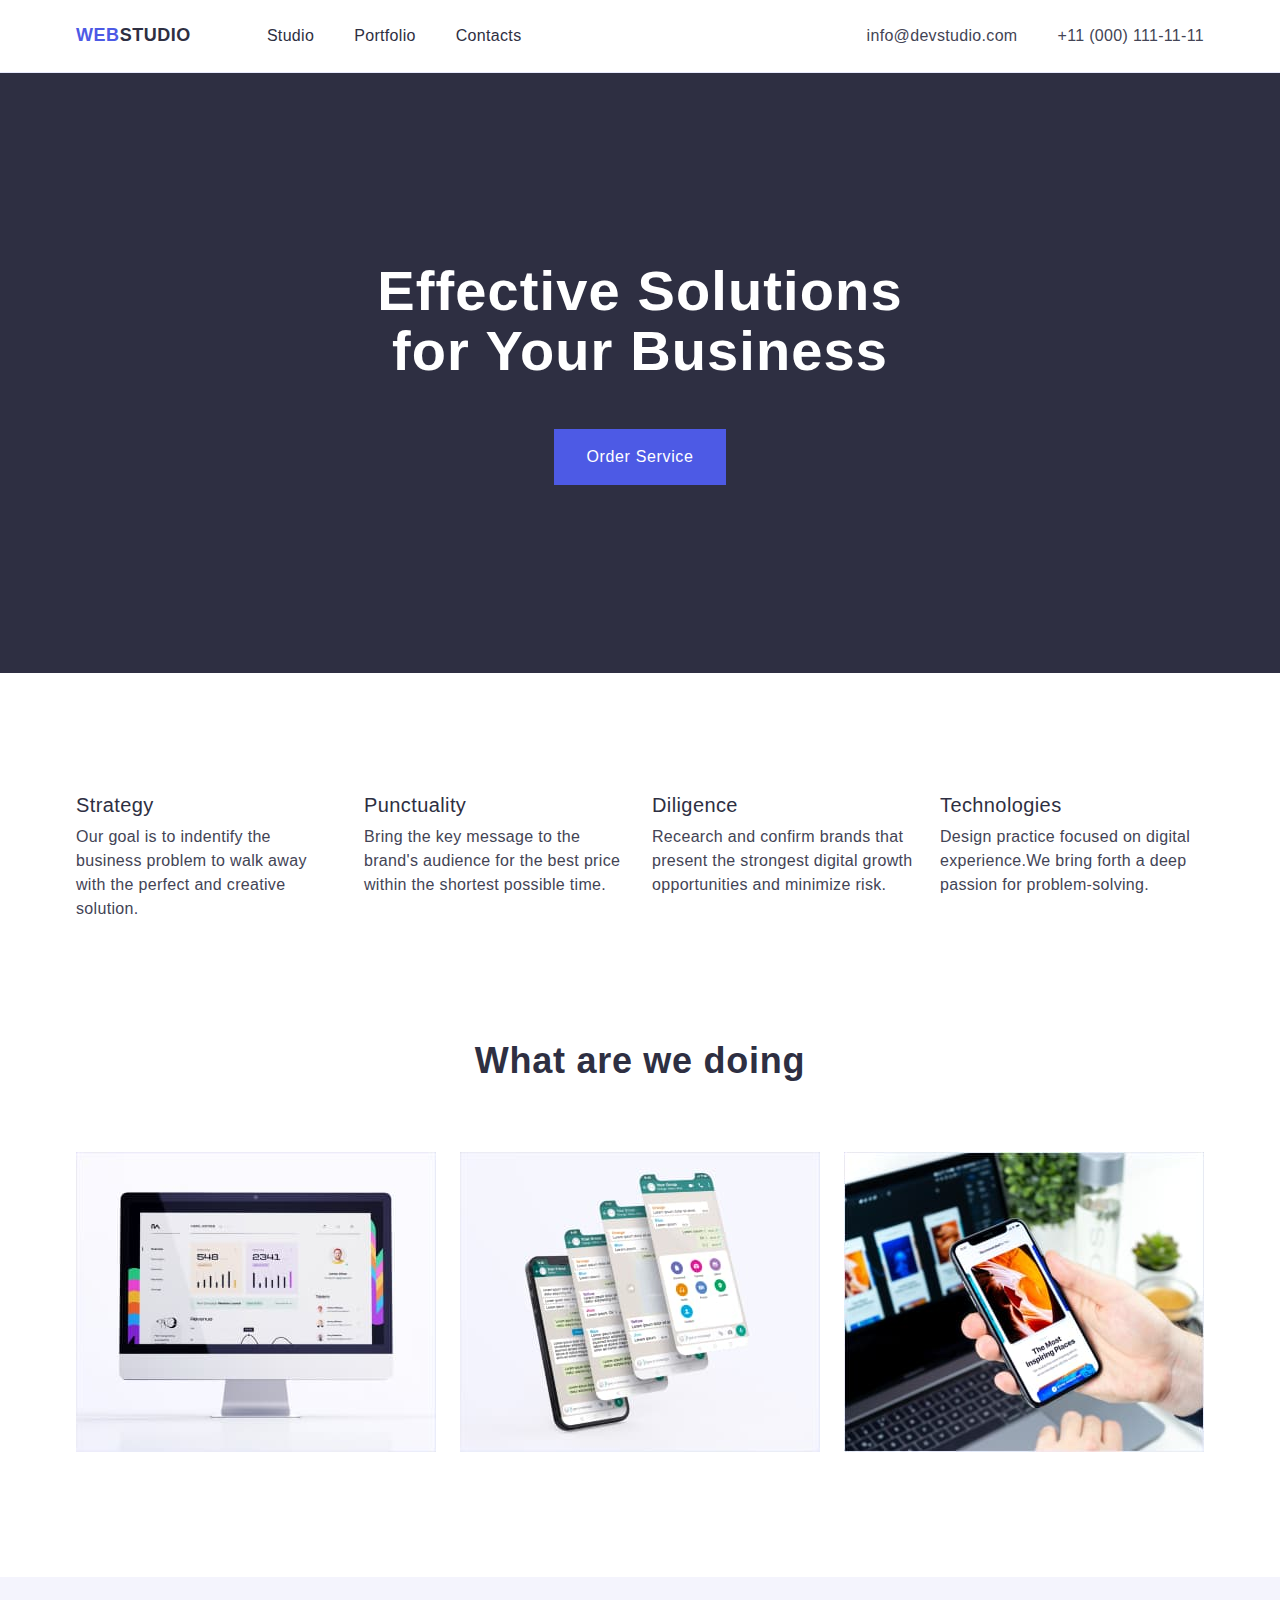
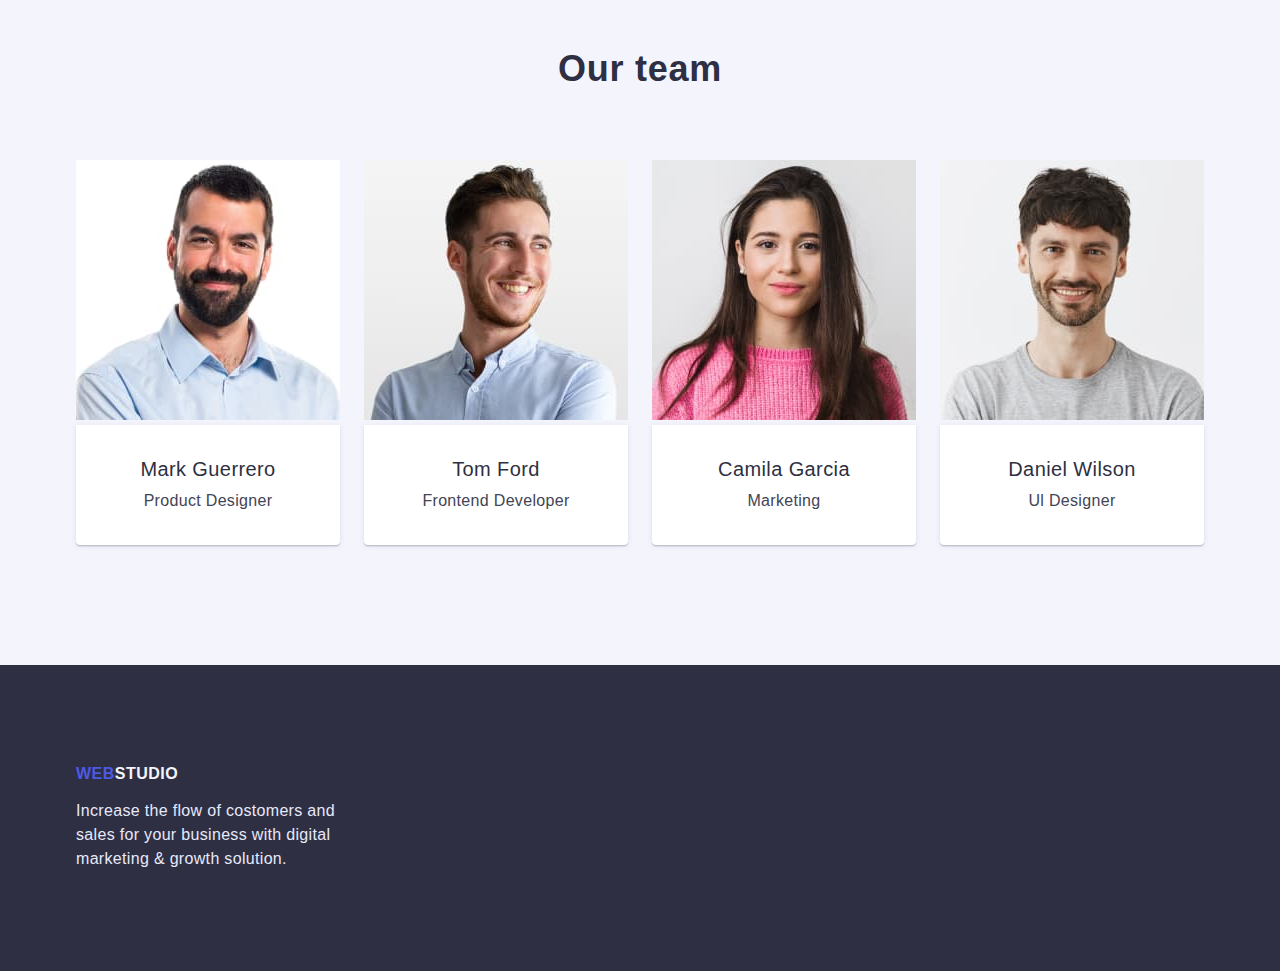
<file: index.html>
<!DOCTYPE html>
<html lang="en">
  <head>
    <meta charset="UTF-8" />
    <meta http-equiv="X-UA-Compatible" content="IE=edge" />
    <meta name="viewport" content="width=device-width, initial-scale=1.0" />
    <link
      rel="stylesheet"
      href="https://cdn.jsdelivr.net/npm/modern-normalize@1.1.0/modern-normalize.min.css"
    />
    <link rel="stylesheet" href="css/styles.css" />
    <title>WebStudio</title>
  </head>
  <body>
    <header class="header">
      <div class="header-container container">
        <a class="logotip" href=""
          ><span class="web">Web</span><span class="studiolog">Studio</span></a
        >
        <nav class="header-nav">
          <ul class="header-list list">
            <li>
              <a class="navigation-header main" href="">Studio</a>
            </li>
            <li>
              <a class="navigation-header main" href="portfolio.html"
                >Portfolio</a
              >
            </li>
            <li>
              <a class="navigation-header main" href="">Contacts</a>
            </li>
          </ul>
        </nav>
        <address>
          <ul class="header-list list">
            <li>
              <a class="contact" href="mailto:info@devstudio.com"
                >info@devstudio.com</a
              >
            </li>
            <li>
              <a class="contact" href="tel:+11(000)111-11-11"
                >+11 (000) 111-11-11</a
              >
            </li>
          </ul>
        </address>
      </div>
    </header>
    <main>
      <section class="section-hero hero">
        <div class="container">
          <h1 class="title">
            Effective Solutions<br />
            for Your Business
          </h1>
          <button class="button" type="button">Order Service</button>
        </div>
      </section>
      <section class="section-text">
        <div class="container">
          <h2 hidden>features</h2>
          <ul class="advantages list">
            <li class="iteam">
              <h3 class="minor">Strategy</h3>
              <p class="indent">
                Our goal is to indentify the business problem to walk away with
                the perfect and creative solution.
              </p>
            </li>
            <li class="iteam">
              <h3 class="minor">Punctuality</h3>
              <p class="indent">
                Bring the key message to the brand's audience for the best price
                within the shortest possible time.
              </p>
            </li>
            <li class="iteam">
              <h3 class="minor">Diligence</h3>
              <p class="indent">
                Recearch and confirm brands that present the strongest digital
                growth opportunities and minimize risk.
              </p>
            </li>
            <li class="iteam">
              <h3 class="minor">Technologies</h3>
              <p class="indent">
                Design practice focused on digital experience.We bring forth a
                deep passion for problem-solving.
              </p>
            </li>
          </ul>
        </div>
      </section>
      <section class="our-action">
        <div class="container">
          <h2 class="title-action subtitle">What are we doing</h2>
          <ul class="picture list">
            <li>
              <img src="./img/statistics.jpg" alt="mains creen" width="360" />
            </li>
            <li>
              <img src="./img/phones.jpg" alt="messages" width="360" />
            </li>
            <li>
              <img src="./img/phone.jpg" alt="phone" width="360" />
            </li>
          </ul>
        </div>
      </section>
      <section class="our-team">
        <div class="container">
          <h2 class="subtitle">Our team</h2>
          <ul class="second-picture list">
            <li>
              <img src="./img/mark.jpg" alt="product designer" width="264" />
              <div class="card-content">
                <h3 class="teams minor">Mark Guerrero</h3>
                <p class="teams-indent indent">Product Designer</p>
              </div>
            </li>
            <li>
              <img src="./img/tom.jpg" alt="frontend developer" width="264" />
              <div class="card-content">
                <h3 class="teams minor">Tom Ford</h3>
                <p class="teams-indent indent">Frontend Developer</p>
              </div>
            </li>
            <li>
              <img src="./img/woman.jpg" alt="Marketing" width="264" />
              <div class="card-content">
                <h3 class="teams minor">Camila Garcia</h3>
                <p class="teams-indent indent">Marketing</p>
              </div>
            </li>
            <li>
              <img src="./img/dani.jpg" alt="Designer" width="264" />
              <div class="card-content">
                <h3 class="teams minor">Daniel Wilson</h3>
                <p class="teams-indent indent">Ul Designer</p>
              </div>
            </li>
          </ul>
        </div>
      </section>
    </main>
    <footer class="herofooter">
      <div class="container">
        <a class="footerlogo" href=""
          ><span class="logo">Web</span><span class="type">Studio</span></a
        >
        <p class="subfooter">
          Increase the flow of costomers and<br />
          sales for your business with digital<br />
          marketing & growth solution.
        </p>
      </div>
    </footer>
  </body>
</html>
</file>
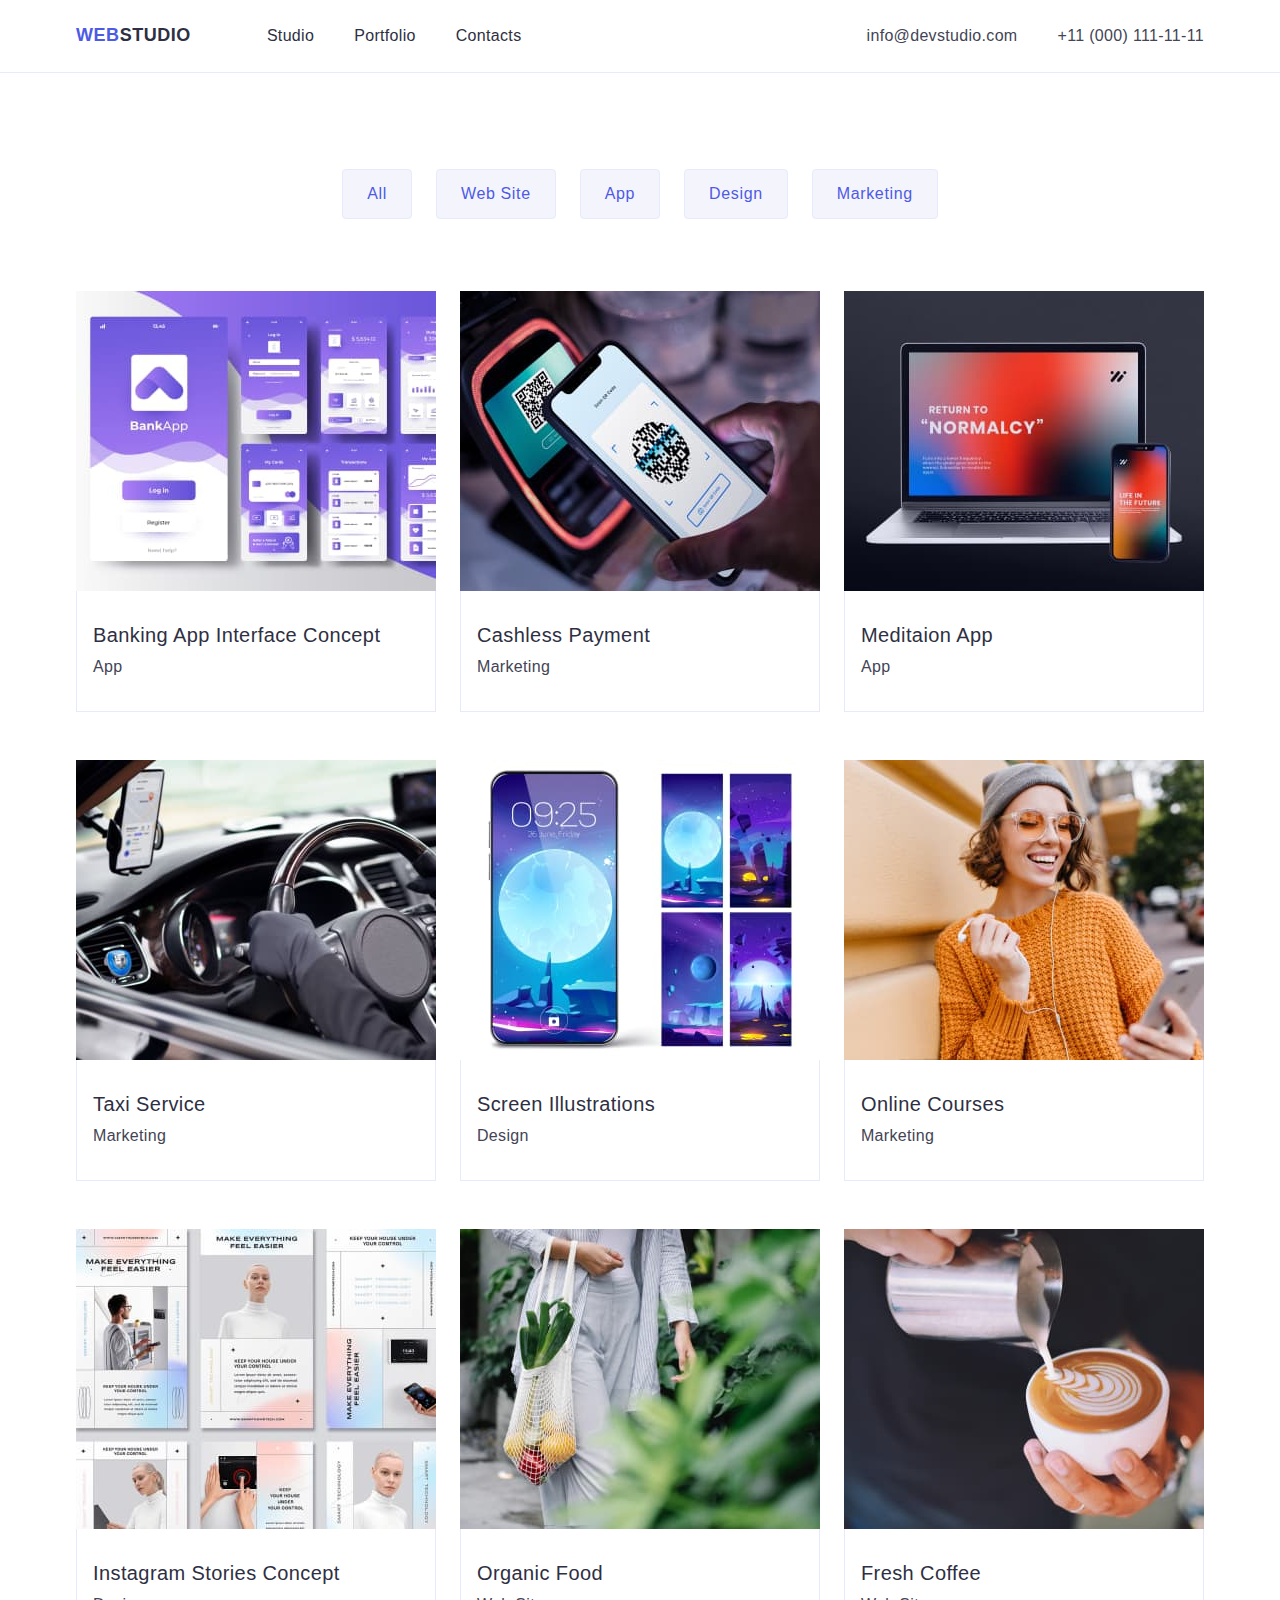
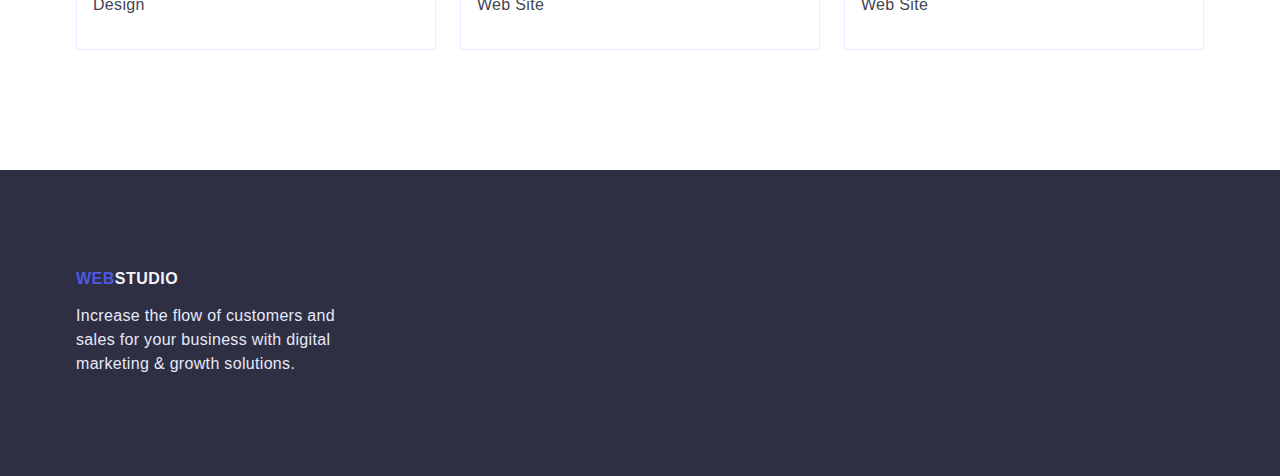
<file: portfolio.html>
<!DOCTYPE html>
<html lang="en">
  <head>
    <meta charset="UTF-8" />
    <meta http-equiv="X-UA-Compatible" content="IE=edge" />
    <meta name="viewport" content="width=device-width, initial-scale=1.0" />
    <link
      rel="stylesheet"
      href="https://cdn.jsdelivr.net/npm/modern-normalize@1.1.0/modern-normalize.min.css"
    />
    <link rel="stylesheet" href="css/styles.css" />
    <title>Portfolio</title>
  </head>
  <body>
    <header class="header">
      <div class="header-container container">
        <a class="logotip" href=""
          ><span class="web">Web</span><span class="studiolog">Studio</span></a
        >
        <nav class="header-nav">
          <ul class="header-list list">
            <li>
              <a class="navigation-header main" href="index.html">Studio</a>
            </li>
            <li>
              <a class="navigation-header main" href="">Portfolio</a>
            </li>
            <li>
              <a class="navigation-header main" href="">Contacts</a>
            </li>
          </ul>
        </nav>
        <address>
          <ul class="header-list list">
            <li>
              <a class="contact" href="mailto:info@devstudio.com"
                >info@devstudio.com</a
              >
            </li>
            <li>
              <a class="contact" href="tel:+11(000)111-11-11"
                >+11 (000) 111-11-11</a
              >
            </li>
          </ul>
        </address>
      </div>
    </header>
    <main>
      <section class="buttons-portfolio">
        <div class="container">
          <!--Filtres-->
          <ul class="roster list">
            <li>
              <button class="navigation" type="button">All</button>
            </li>
            <li>
              <button class="navigation" type="button">Web Site</button>
            </li>
            <li>
              <button class="navigation" type="button">App</button>
            </li>
            <li>
              <button class="navigation" type="button">Design</button>
            </li>
            <li>
              <button class="navigation" type="button">Marketing</button>
            </li>
          </ul>
          <!--Row-->
          <ul class="card-images list">
            <li class="cards-teams">
              <a class="links" href="">
                <img
                  class="img-portfolio"
                  src="img/row1(1).jpg"
                  alt="page dispaly"
                  width="360"
                  height="300"
                />
                <div class="second-card-content">
                  <h3 class="title-port minor">
                    Banking App Interface Concept
                  </h3>
                  <p class="indent">App</p>
                </div>
              </a>
            </li>
            <li class="cards-teams">
              <a class="links" href="">
                <img
                  class="img-portfolio"
                  src="img/row2(1).jpg"
                  alt="scaner phone"
                  width="360"
                  height="300"
                />
                <div class="second-card-content">
                  <h3 class="title-port minor">Cashless Payment</h3>
                  <p class="indent">Marketing</p>
                </div>
              </a>
            </li>
            <li class="cards-teams">
              <a class="links" href="">
                <img
                  class="img-portfolio"
                  src="img/row3(1).jpg"
                  alt="mackboo and phone"
                  width="360"
                  height="300"
                />
                <div class="second-card-content">
                  <h3 class="title-port minor">Meditaion App</h3>
                  <p class="indent">App</p>
                </div>
              </a>
            </li>
            <!--Row-->

            <li class="cards-teams">
              <a class="links" href="">
                <img
                  class="img-portfolio"
                  src="img/row1(2).jpg"
                  alt="car"
                  width="360"
                  height="300"
                />
                <div class="second-card-content">
                  <h3 class="title-port minor">Taxi Service</h3>
                  <p class="indent">Marketing</p>
                </div>
              </a>
            </li>
            <li class="cards-teams">
              <a class="links" href="">
                <img
                  class="img-portfolio"
                  src="img/row2(2).jpg"
                  alt="display at phone"
                  width="360"
                  height="300"
                />
                <div class="second-card-content">
                  <h3 class="title-port minor">Screen Illustrations</h3>
                  <p class="indent">Design</p>
                </div>
              </a>
            </li>
            <li class="cards-teams">
              <a class="links" href="">
                <img
                  class="img-portfolio"
                  src="img/row3(2).jpg"
                  alt="woman smile"
                  width="360"
                  height="300"
                />
                <div class="second-card-content">
                  <h3 class="title-port minor">Online Courses</h3>
                  <p class="indent">Marketing</p>
                </div>
              </a>
            </li>

            <!--Row-->
            <li class="cards-teams">
              <a class="links" href="">
                <img
                  class="img-portfolio"
                  src="img/row1(3).jpg"
                  alt="instagram stories"
                  width="360"
                  height="300"
                />
                <div class="second-card-content">
                  <h3 class="title-port minor">Instagram Stories Concept</h3>
                  <p class="indent">Design</p>
                </div>
              </a>
            </li>
            <li class="cards-teams">
              <a class="links" href="">
                <img
                  class="img-portfolio"
                  src="img/row2(3).jpg"
                  alt="fruit sack"
                  width="360"
                  height="300"
                />
                <div class="second-card-content">
                  <h3 class="title-port minor">Organic Food</h3>
                  <p class="indent">Web Site</p>
                </div>
              </a>
            </li>
            <li class="cards-teams">
              <a class="links" href="">
                <img
                  class="img-portfolio"
                  src="img/row3(3).jpg"
                  alt="mug with coffee"
                  width="360"
                  height="300"
                />
                <div class="second-card-content">
                  <h3 class="title-port minor">Fresh Coffee</h3>
                  <p class="indent">Web Site</p>
                </div>
              </a>
            </li>
          </ul>
        </div>
      </section>
    </main>
    <footer class="herofooter">
      <div class="container">
        <a class="footerlogo" href=""
          ><span class="logo">Web</span><span class="type">Studio</span></a
        >
        <p class="subfooter">
          Increase the flow of customers and <br />sales for your business with
          digital<br />
          marketing & growth solutions.
        </p>
      </div>
    </footer>
  </body>
</html>
</file>
<file: css/styles.css>
:root {
  --color1: #434455;
  --color2: #2e2f42;
  --color3: #4d5ae5;
  --color4: #404bbf;
  --color5: #ffffff;
  --color6: #e7e9fc;
  --color7: #f4f4fd;
  --background-color-hero: #2e2f42;
  --background-color-buttton: #4d5ae5;
  --background-color-buttons: #f4f4fd;
}
body {
  font-family: "Roboto", sans-serif;
  color: var(--color1);
}
h1,
h2,
h3,
p,
ul {
  padding: 0;
  margin: 0;
}
.container {
  width: 1158px;
  padding-left: 15px;
  padding-right: 15px;
  margin-left: auto;
  margin-right: auto;
}
.header {
  border-bottom: 1px solid #e7e9fc;
}
.navigation-header {
  display: flex;
  gap: 40px;
  padding-top: 24px;
  padding-bottom: 24px;
}
.header-container {
  display: flex;
  align-items: center;
}
.header-list {
  display: flex;
  gap: 40px;
}
.header-nav {
  margin-right: auto;
}
.list {
  list-style: none;
}
.logotip {
  color: var(--color3);
  font-family: "Raleway", sans-serif;
  font-weight: 800;
  font-size: 18px;
  line-height: 1.3;
  letter-spacing: 0.03em;
  text-transform: uppercase;
  text-decoration: none;
  margin-right: 76px;
}
span.studiolog {
  color: var(--color2);
}
.main {
  color: var(--color2);
  line-height: 1.5;
  letter-spacing: 0.02em;
  text-decoration: none;
  font-weight: 500;
}
.main:active {
  color: var(--color4);
}
.main:focus {
  color: var(--color4);
}
.main:hover {
  color: var(--color4);
}
.contact {
  text-decoration: none;
  color: var(--color1);
  font-style: normal;
  line-height: 1.5;
  letter-spacing: 0.02em;
}
.contact:hover {
  color: var(--color4);
}
.contact:focus {
  color: var(--color4);
}
.hero {
  background-color: var(--background-color-hero);
}
.title {
  font-size: 56px;
  color: var(--color5);
  letter-spacing: 0.02em;
  line-height: 1.07;
  text-align: center;
  margin-bottom: 48px;
}
.section-hero {
  padding-top: 188px;
  padding-bottom: 188px;
}
.button {
  background-color: var(--color3);
  color: var(--color5);
  font-weight: 500;
  line-height: 1.5;
  letter-spacing: 0.04em;
  cursor: pointer;
  font-size: 16px;
  font-family: "Roboto", sans-serif;
  display: block;
  margin: 0 auto;
  padding-top: 16px;
  padding-bottom: 16px;
  padding-left: 32px;
  padding-right: 32px;
  justify-content: center;
  border: none;
}

.button:hover {
  background-color: var(--color4);
  box-shadow: 0px 4px 4px rgba(0, 0, 0, 0.15);
}
.button:focus {
  background-color: var(--color4);
  box-shadow: 0px 4px 4px rgba(0, 0, 0, 0.15);
}
.advantages {
  padding-top: 120px;
  padding-bottom: 120px;
  display: flex;
  margin: 0;
  padding: 0;
  gap: 24px;
}
.section-text {
  padding-top: 120px;
  padding-bottom: 120px;
}
.iteam {
  flex-basis: calc(100% / 4);
}
.picture {
  display: flex;
  flex-direction: row;
  gap: 24px;
}
.our-action {
  padding-bottom: 120px;
}
.title-action {
  margin-bottom: 72px;
}
.our-team {
  padding-top: 72px;
  padding-bottom: 120px;
  background-color: #f4f4fd;
}
.second-picture {
  margin-top: 72px;

  display: flex;
  flex-direction: row;
  gap: 24px;
  max-width: 100%;
}
.teams {
  padding: top 16px;
  margin-bottom: 8px;
  text-align: center;
}
.teams-indent {
  text-align: center;
}
.card-content {
  padding-top: 32px;
  padding-bottom: 32px;
  background-color: #ffffff;
  border-radius: 0px 0px 4px 4px;
  box-shadow: 0px 1px 6px rgba(46, 47, 66, 0.08),
    0px 1px 1px rgba(46, 47, 66, 0.16), 0px 2px 1px rgba(46, 47, 66, 0.08);
}
.subtitle {
  color: var(--color2);
  font-size: 36px;
  line-height: 1.1;
  letter-spacing: 0.02em;
  text-align: center;
}
.minor {
  color: var(--color2);
  font-weight: 500;
  line-height: 1.2;
  letter-spacing: 0.02em;
  font-size: 20px;
  margin-bottom: 8px;
}
.indent {
  line-height: 1.5;
  letter-spacing: 0.02em;
}
.herofooter {
  background-color: var(--color2);
  margin: 0;
  padding-top: 100px;
  padding-bottom: 100px;
}
.subfooter {
  color: var(--color6);
  line-height: 1.5;
  letter-spacing: 0.02em;
  margin-top: 16px;
}

.footerlogo {
  font-family: "Raleway", sans-serif;
  font-weight: 800;
  line-height: 1.1;
  letter-spacing: 0.03em;
  text-transform: uppercase;
  text-decoration: none;
}
span.logo {
  color: var(--color3);
}
span.type {
  color: var(--color7);
}
.navigation {
  font-weight: 500;
  line-height: 1.5;
  letter-spacing: 0.04em;
  background-color: var(--background-color-buttons);
  color: var(--color3);
  border: 1px solid var(--color6);
  border-radius: 4px;
  cursor: pointer;
  padding-top: 12px;
  padding-bottom: 12px;
  padding-left: 24px;
  padding-right: 24px;
}
.navigation:hover {
  background-color: var(--color4);
  color: var(--color5);
}
.navigation:focus {
  background-color: var(--color4);
  color: var(--color5);
}
.links {
  text-decoration: none;
  letter-spacing: 0.02em;
  color: var(--color1);
  line-height: 1.5;
}
.roster {
  display: flex;
  flex-direction: row;
  gap: 24px;
  justify-content: center;
  margin-bottom: 72px;
}
.buttons-portfolio {
  padding-top: 96px;
  padding-bottom: 120px;
}
.card-images {
  display: flex;
  gap: 48px 24px;
  flex-wrap: wrap;
  flex-basis: calc(100% / 3);
}
.second-card-content {
  padding-top: 32px;
  padding-bottom: 32px;
  padding-left: 16px;
  background-color: #ffffff;
  border: 1px solid #e7e9fc;
  border-top: none;
}
.title-port {
  margin-bottom: 8px;
}
.img-portfolio {
  display: block;
  max-width: 100%;
  height: auto;
}
.cards-teams {
  flex-basis: calc((100% - 2 * 24px) / 3);
}
</file>
